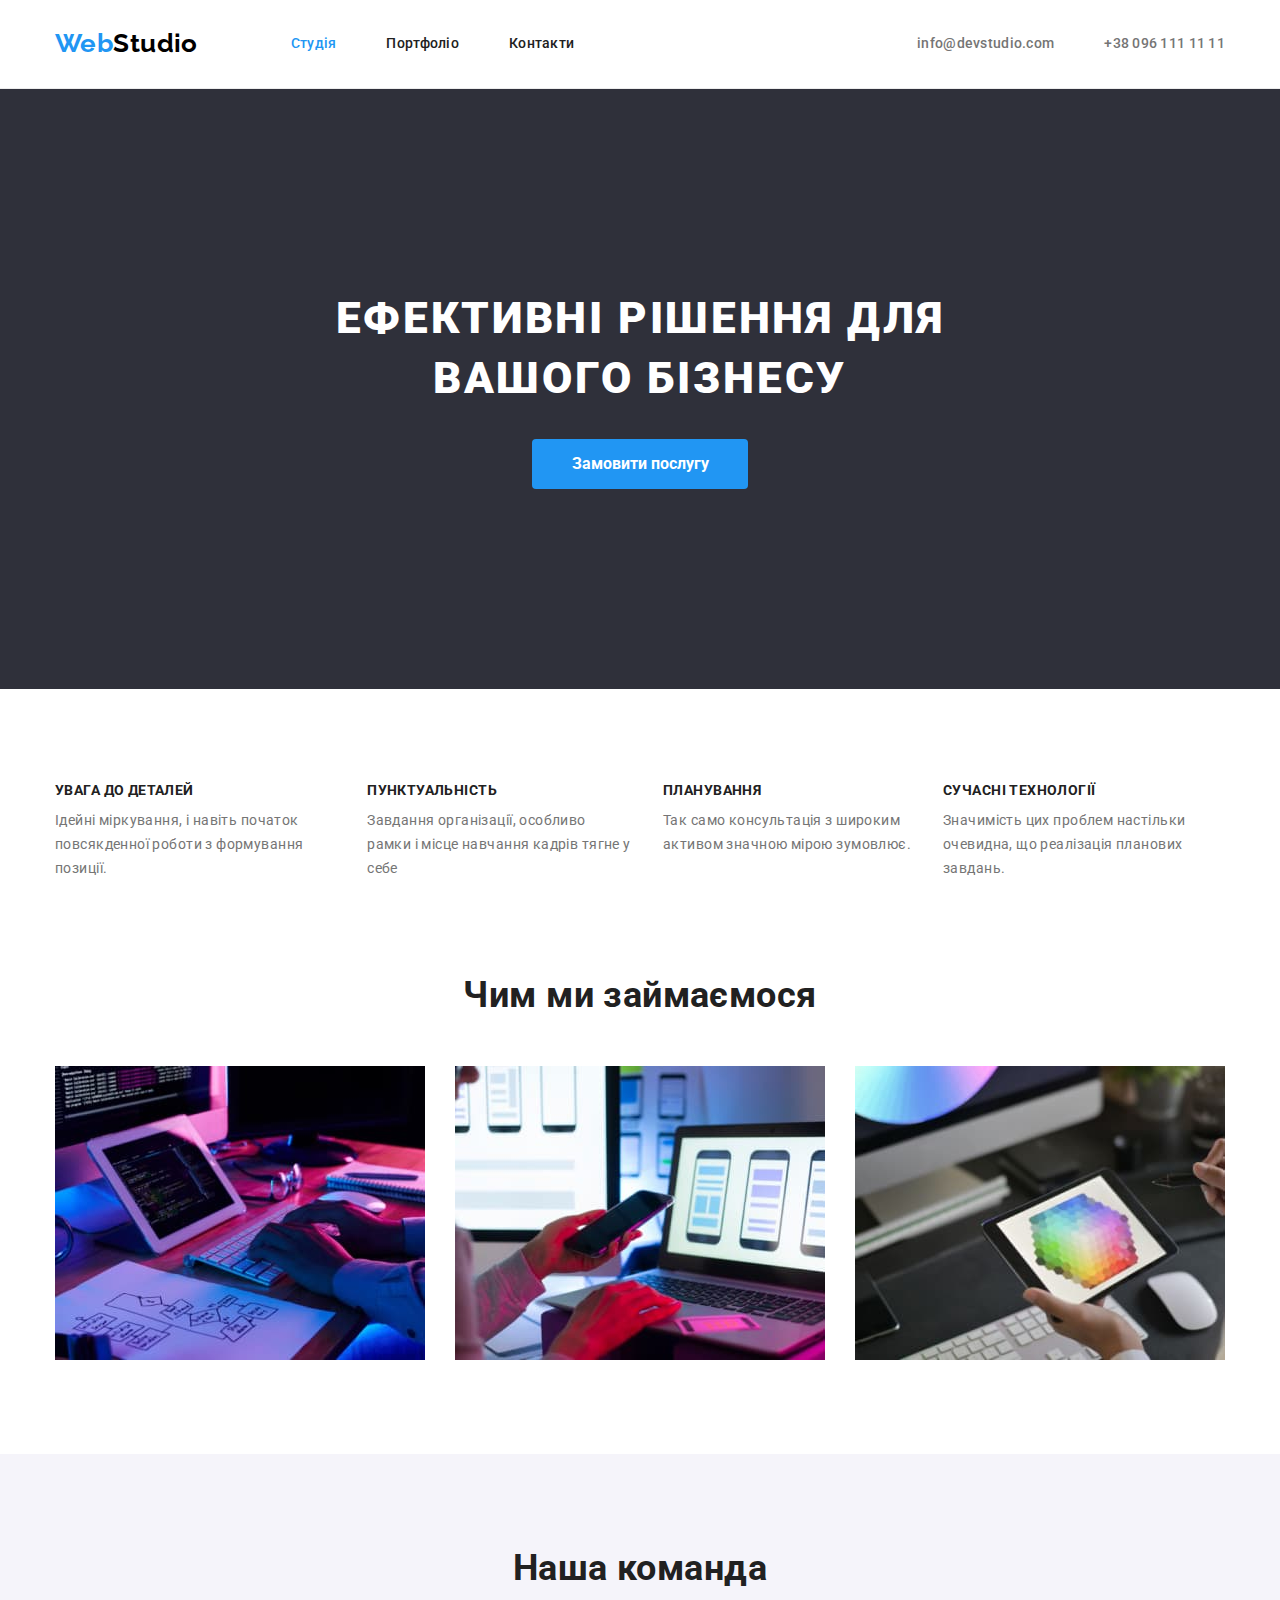
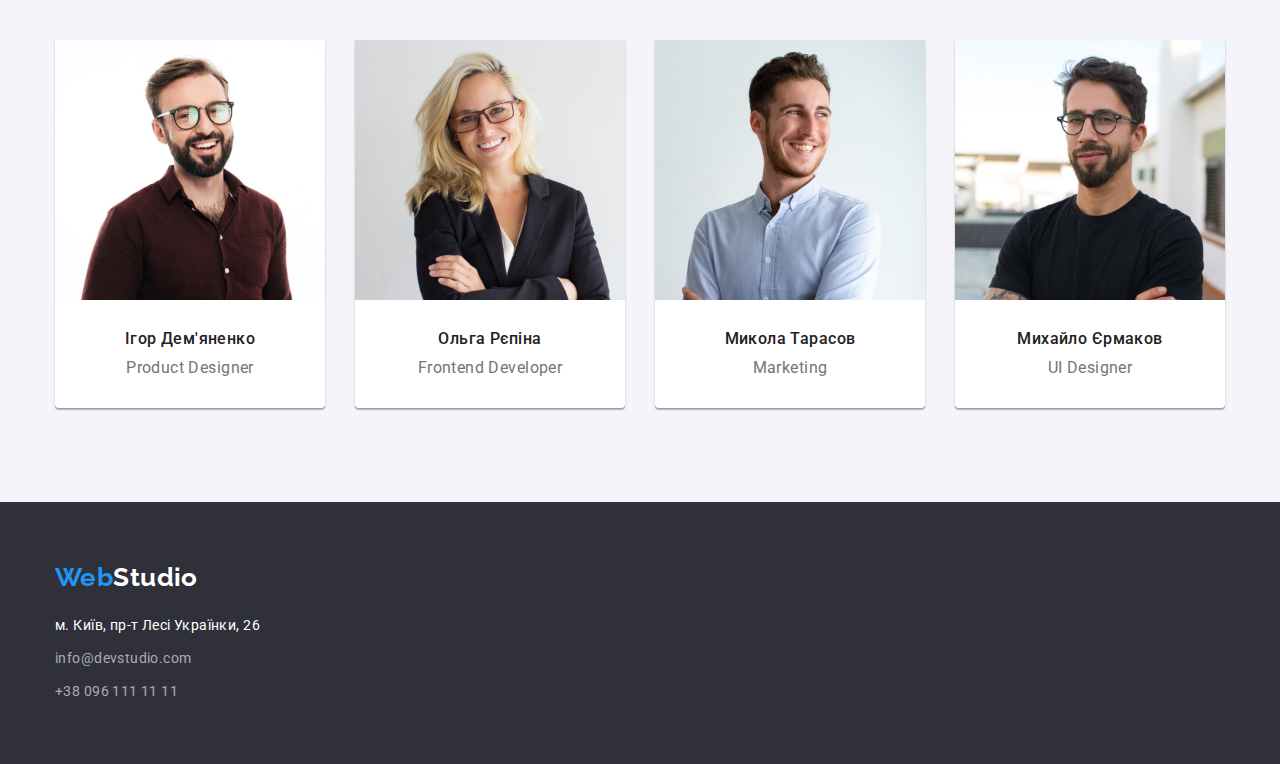
<file: index.html>
<!DOCTYPE html>
<html lang="uk">
  <head>
    <meta charset="UTF-8" />
    <meta http-equiv="X-UA-Compatible" content="IE=edge" />
    <meta name="viewport" content="width=device-width, initial-scale=1.0" />
    <title>WebStudio</title>
    <link rel="preconnect" href="https://fonts.googleapis.com" />
    <link rel="preconnect" href="https://fonts.gstatic.com" crossorigin />
    <link
      href="https://fonts.googleapis.com/css2?family=Raleway:wght@700&family=Roboto:wght@400;500;700;900&display=swap"
      rel="stylesheet"
    />
    <link
      rel="stylesheet"
      href="https://cdnjs.cloudflare.com/ajax/libs/modern-normalize/1.1.0/modern-normalize.min.css"
    />
    <link rel="stylesheet" href="./css/styles.css" />
  </head>

  <!-- Тело страницы -->

  <body>
    <!-- Шапка -->

    <header>
      <div class="search container">
        <h2 style="display: none">навігація</h2>
        <div class="head">
          <a href="#" class="logo-first">Web<span class="logo-second">Studio</span></a>
        </div>

        <nav class="main-nav">
          <ul class="site-nav list">
            <li class="item"><a href="./index.html" class="link current">Студія</a></li>
            <li class="item"><a href="./portfolio.html" class="link">Портфоліо</a></li>
            <li class="item"><a href="#" class="link">Контакти</a></li>
          </ul>
        </nav>

        <ul class="contacts list">
          <li class="item">
            <a href="mailto:info@devstudio.com" class="link-contacts">info@devstudio.com</a>
          </li>
          <li class="item">
            <a href="tel:+380961111111" class="link-contacts">+38 096 111 11 11</a>
          </li>
        </ul>
      </div>
    </header>

    <main>
      <!-- Секция герой -->

      <section class="hero-section">
        <div class="container">
          <h1 class="hero-title">Ефективні рішення для вашого бізнесу</h1>
          <button type="button" class="button">Замовити послугу</button>
        </div>
      </section>

      <!-- Секция особенности -->

      <section class="section">
        <h2 style="display: none">Особливості</h2>
        <div class="container">
          <ul class="feature-list list">
            <li class="item">
              <h3 class="feature-title">увага до деталей</h3>
              <p>Ідейні міркування, і навіть початок повсякденної роботи з формування позиції.</p>
            </li>

            <li class="item">
              <h3 class="feature-title">пунктуальність</h3>
              <p>Завдання організації, особливо рамки і місце навчання кадрів тягне у себе</p>
            </li>

            <li class="item">
              <h3 class="feature-title">планування</h3>
              <p>Так само консультація з широким активом значною мірою зумовлює.</p>
            </li>

            <li class="item">
              <h3 class="feature-title">сучасні технології</h3>
              <p>Значимість цих проблем настільки очевидна, що реалізація планових завдань.</p>
            </li>
          </ul>
        </div>
      </section>

      <!-- Примеры работ -->

      <section class="examples section">
        <div class="container">
          <h2 class="section-title">Чим ми займаємося</h2>
          <ul class="examples-list list">
            <li class="item">
              <img
                src="./images/box1.jpg"
                class="examples-img"
                alt="computer work"
                width="370"
                height="294"
              />
            </li>
            <li class="item">
              <img
                src="./images/box2.jpg"
                class="examples-img"
                alt="work on smartphone"
                width="370"
                height="294"
              />
            </li>
            <li class="item">
              <img
                src="./images/box3.jpg"
                class="examples-img"
                alt="work on tablet"
                width="370"
                height="294"
              />
            </li>
          </ul>
        </div>
      </section>

      <!-- Секция наша команда -->

      <section class="team section">
        <div class="container">
          <h2 class="section-title">Наша команда</h2>
          <ul class="section-team list">
            <li class="item">
              <img
                src="./images/img4.jpg"
                alt="man with glasses"
                width="270"
                height="260"
                class="team-img"
              />
              <div class="team-border">
                <h3 class="author-team">Ігор Дем'яненко</h3>
                <p>Product Designer</p>
              </div>
            </li>

            <li class="item">
              <img
                src="./images/img1.jpg"
                alt="Girl in glasses"
                class="team-img"
                width="270"
                height="260"
              />
              <div class="team-border">
                <h3 class="author-team">Ольга Рєпіна</h3>
                <p>Frontend Developer</p>
              </div>
            </li>

            <li class="item">
              <img
                src="./images/img2.jpg"
                alt="the male"
                class="team-img"
                width="270"
                height="260"
              />
              <div class="team-border">
                <h3 class="author-team">Микола Тарасов</h3>
                <p>Marketing</p>
              </div>
            </li>

            <li class="item">
              <img
                src="./images/img3.jpg"
                alt="man with glasses"
                class="team-img"
                width="270"
                height="260"
              />
              <div class="team-border">
                <h3 class="author-team">Михайло Єрмаков</h3>
                <p>UI Designer</p>
              </div>
            </li>
          </ul>
        </div>
      </section>
    </main>

    <!-- Подвал -->

    <footer>
      <div class="foot container">
        <h2 style="display: none">Зв'язатися з нами</h2>
        <a href="#" class="logo-first">Web<span class="logo-sec">Studio</span></a>

        <address class="address">
          <ul class="address-list list">
            <li class="item">
              <a
                class="address-maps"
                href="https://www.google.com/maps/place/бул.+Леси+Украинки,+26,+Киев,+02000/@50.4265807,30.5383858,17z/data=!3m1!4b1!4m5!3m4!1s0x40d4cf0e033ecbe9:0x57a4dffefec77da0!8m2!3d50.4265807!4d30.5383858"
                target="_blank"
                rel="noopener noreferrer"
                >м. Київ, пр-т Лесі Українки, 26</a
              >
            </li>
            <li class="item">
              <a class="address-nav" href="mailto:info@devstudio.com">info@devstudio.com</a>
            </li>
            <li class="item">
              <a class="address-nav" href="tel:+380961111111">+38 096 111 11 11</a>
            </li>
          </ul>
        </address>
      </div>
    </footer>
  </body>
</html>
</file>
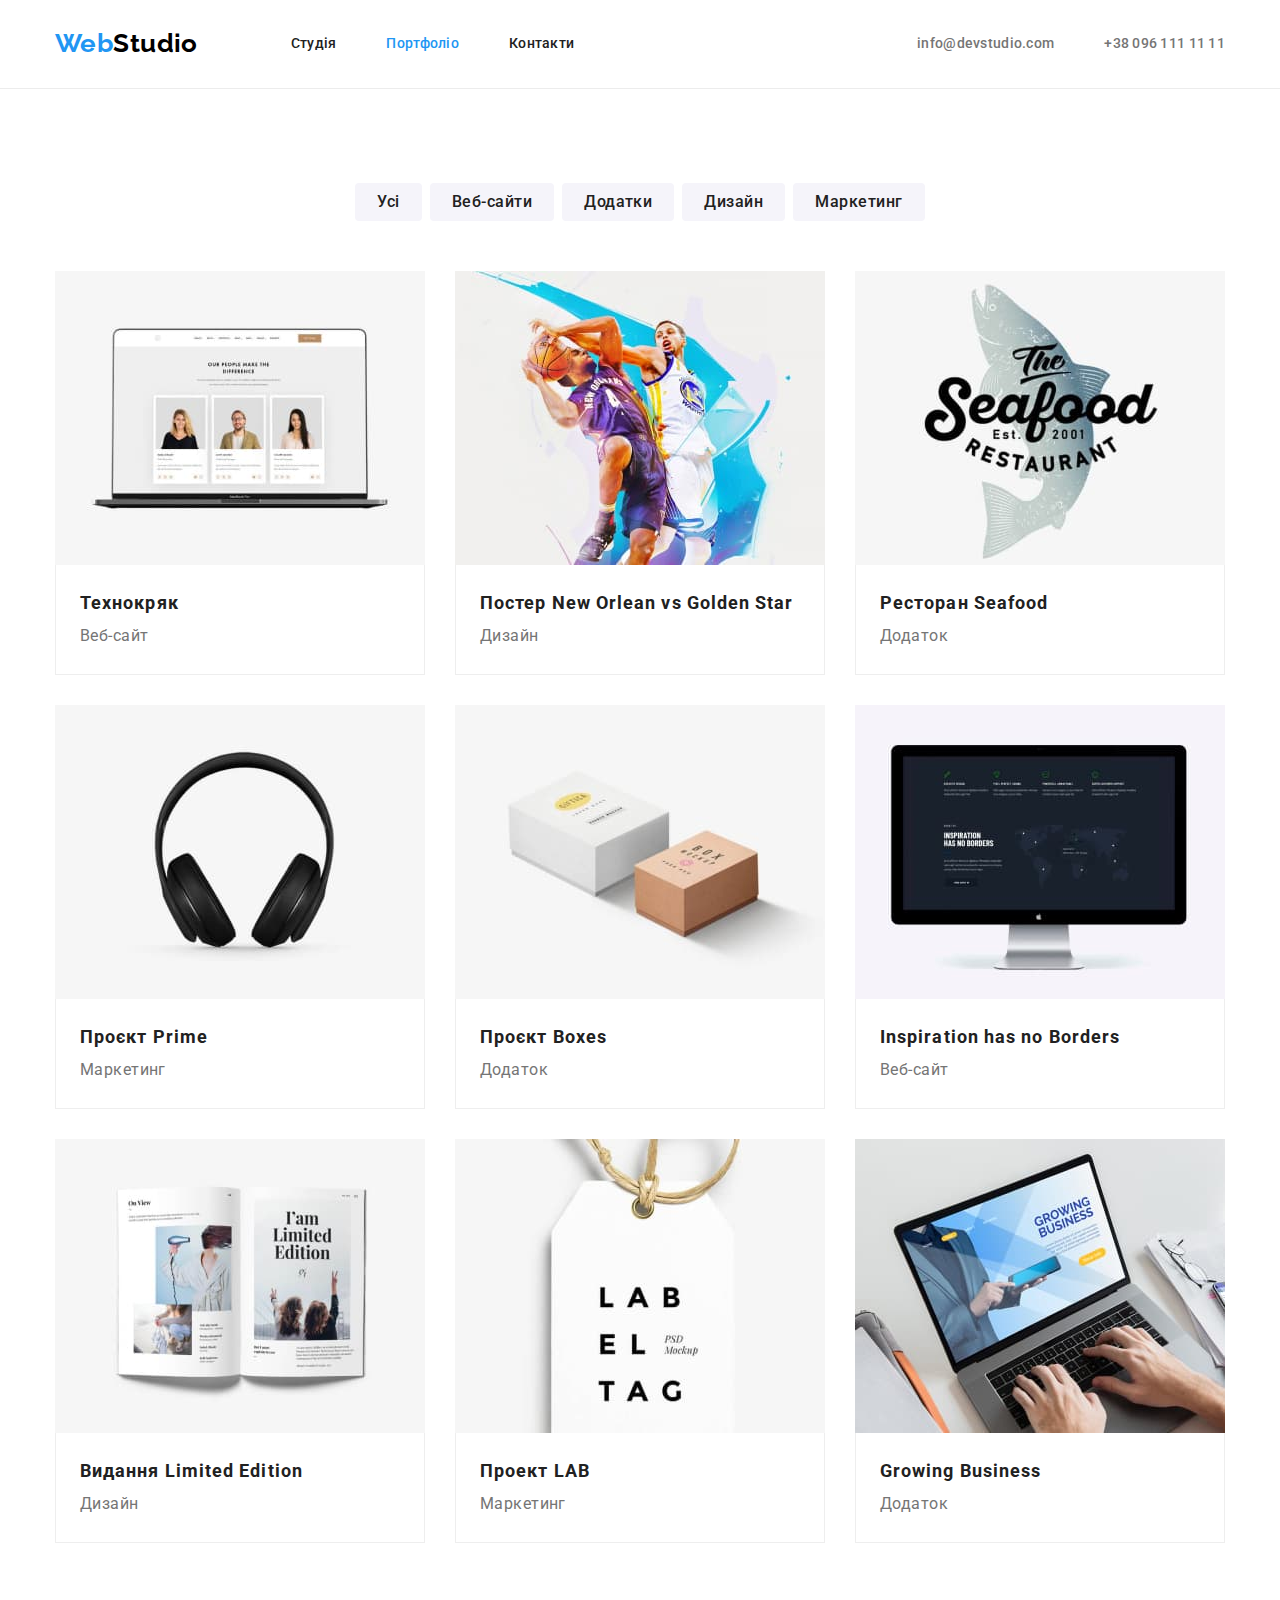
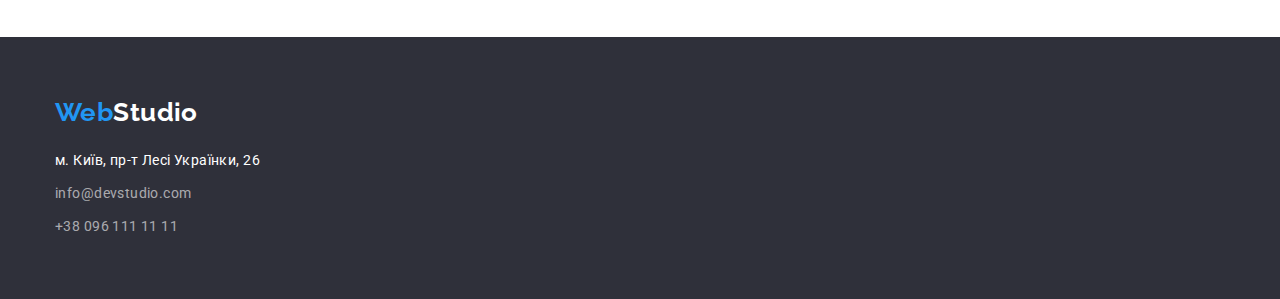
<file: portfolio.html>
<!DOCTYPE html>
<html lang="uk">
  <head>
    <meta charset="UTF-8" />
    <meta http-equiv="X-UA-Compatible" content="IE=edge" />
    <meta name="viewport" content="width=device-width, initial-scale=1.0" />
    <title>Portfolio</title>
    <link rel="preconnect" href="https://fonts.googleapis.com" />
    <link rel="preconnect" href="https://fonts.gstatic.com" crossorigin />
    <link
      href="https://fonts.googleapis.com/css2?family=Raleway:wght@700&family=Roboto:wght@400;500;700;900&display=swap"
      rel="stylesheet"
    />
    <link
      rel="stylesheet"
      href="https://cdnjs.cloudflare.com/ajax/libs/modern-normalize/1.1.0/modern-normalize.min.css"
    />
    <link rel="stylesheet" href="./css/styles.css" />
  </head>
  <body>
    <!-- Шапка -->

    <header>
      <div class="search container">
        <h2 style="display: none">навігація</h2>
        <div class="head">
          <a href="#" class="logo-first">Web<span class="logo-second">Studio</span></a>
        </div>

        <nav class="main-nav">
          <ul class="site-nav list">
            <li class="item"><a href="./index.html" class="link">Студія</a></li>
            <li class="item"><a href="./portfolio.html" class="link current">Портфоліо</a></li>
            <li class="item"><a href="#" class="link">Контакти</a></li>
          </ul>
        </nav>

        <ul class="contacts list">
          <li class="item">
            <a href="mailto:info@devstudio.com" class="link-contacts">info@devstudio.com</a>
          </li>
          <li class="item">
            <a href="tel:+380961111111" class="link-contacts">+38 096 111 11 11</a>
          </li>
        </ul>
      </div>
    </header>

    <main>
      <!-- Фильтр -->

      <section class="section">
        <div class="benefits container">
          <h1 style="display: none">Контент</h1>

          <ul class="filter list">
            <li class="item"><button type="button" class="btn">Усі</button></li>
            <li class="item"><button type="button" class="btn">Веб-сайти</button></li>
            <li class="item"><button type="button" class="btn">Додатки</button></li>
            <li class="item"><button type="button" class="btn">Дизайн</button></li>
            <li class="item"><button type="button" class="btn">Маркетинг</button></li>
          </ul>

          <!-- Галерея -->

          <ul class="gallery">
            <li class="gallery-list list">
              <img src="./images/img13.jpg" class="pic" alt="notebook" width="370" height="294" />
              <div class="gallerry-border">
                <h2 class="gallery-title">Технокряк</h2>
                <p>Веб-сайт</p>
              </div>
            </li>

            <li class="gallery-list list">
              <img
                src="./images/img5.jpg"
                class="pic"
                alt="basketball players"
                width="370"
                height="294"
              />
              <div class="gallerry-border">
                <h2 class="gallery-title">Постер New Orlean vs Golden Star</h2>
                <p>Дизайн</p>
              </div>
            </li>

            <li class="gallery-list list">
              <img
                src="./images/img6.jpg"
                class="pic"
                alt="restaurant logo"
                width="370"
                height="294"
              />
              <div class="gallerry-border">
                <h2 class="gallery-title">Ресторан Seafood</h2>
                <p>Додаток</p>
              </div>
            </li>

            <li class="gallery-list list">
              <img src="./images/img7.jpg" class="pic" alt="headphones" width="370" height="294" />
              <div class="gallerry-border">
                <h2 class="gallery-title">Проєкт Prime</h2>
                <p>Маркетинг</p>
              </div>
            </li>
            <li class="gallery-list list">
              <img src="./images/img8.jpg" class="pic" alt="gift boxes" width="370" height="294" />
              <div class="gallerry-border">
                <h2 class="gallery-title">Проєкт Boxes</h2>
                <p>Додаток</p>
              </div>
            </li>
            <li class="gallery-list list">
              <img src="./images/img9.jpg" class="pic" alt="apple imac" width="370" height="294" />
              <div class="gallerry-border">
                <h2 class="gallery-title">Inspiration has no Borders</h2>
                <p>Веб-сайт</p>
              </div>
            </li>
            <li class="gallery-list list">
              <img src="./images/img10.jpg" class="pic" alt="book" width="370" height="294" />
              <div class="gallerry-border">
                <h2 class="gallery-title">Видання Limited Edition</h2>
                <p>Дизайн</p>
              </div>
            </li>
            <li class="gallery-list list">
              <img src="./images/img11.jpg" class="pic" alt="label" width="370" height="294" />
              <div class="gallerry-border">
                <h2 class="gallery-title">Проект LAB</h2>
                <p>Маркетинг</p>
              </div>
            </li>
            <li class="gallery-list list">
              <img src="./images/img12.jpg" class="pic" alt="notebook" width="370" height="294" />
              <div class="gallerry-border">
                <h2 class="gallery-title">Growing Business</h2>
                <p>Додаток</p>
              </div>
            </li>
          </ul>
        </div>
      </section>
    </main>

    <!-- Подвал -->

    <footer>
      <div class="foot container">
        <h2 style="display: none">Зв'язатися з нами</h2>
        <a href="#" class="logo-first">Web<span class="logo-sec">Studio</span></a>

        <address class="address">
          <ul class="address-list list">
            <li class="item">
              <a
                class="address-maps"
                href="https://www.google.com/maps/place/бул.+Леси+Украинки,+26,+Киев,+02000/@50.4265807,30.5383858,17z/data=!3m1!4b1!4m5!3m4!1s0x40d4cf0e033ecbe9:0x57a4dffefec77da0!8m2!3d50.4265807!4d30.5383858"
                target="_blank"
                rel="noopener noreferrer"
                >м. Київ, пр-т Лесі Українки, 26</a
              >
            </li>
            <li class="item">
              <a class="address-nav" href="mailto:info@devstudio.com">info@devstudio.com</a>
            </li>
            <li class="item">
              <a class="address-nav" href="tel:+380961111111">+38 096 111 11 11</a>
            </li>
          </ul>
        </address>
      </div>
    </footer>
  </body>
</html>
</file>
<file: css/styles.css>
*,
*::before,
*::after {
  box-sizing: border-box;
}

/* ___________________Тело страницы _______________*/

body {
  color: var(--primary-text-color);
  background-color: var(--primary-bg-color);

  font-family: 'roboto', sans-serif;
  letter-spacing: 0.03em;
  font-style: normal;
  font-weight: 400;
  font-size: 14px;
  line-height: 1.71;
}

/* ______________________Утилиты_____________________ */

.list {
  margin: 0;
  padding: 0;

  list-style: none;
}

.container {
  margin-left: auto;
  margin-right: auto;
  padding-left: 15px;
  padding-right: 15px;
  width: 1200px;
}

p,
h1,
h2,
h3,
h4,
h5,
h6 {
  margin-top: 0px;
  margin-bottom: 0px;
}

ul.ol {
  margin-top: 0;
  margin-bottom: 0;
  padding-left: 0;
}

img {
  display: block;
}

.section {
  padding-top: 94px;
  padding-bottom: 94px;
}

:root {
  --primary-text-color: rgba(117, 117, 117, 1);
  --title-text-color: rgba(33, 33, 33, 1);
  --accent-color: rgba(33, 150, 243, 1);
  --primary-bg-color: rgba(255, 255, 255, 1);
}

/*_______________________Button_______________________*/

.button {
  color: var(--primary-bg-color);
  background-color: var(--accent-color);

  padding: 10px 32px;
  min-width: 216px;

  border-radius: 4px;
  border: none;
  cursor: pointer;
  font-family: 'Roboto', sans-serif;
  font-style: normal;
  font-weight: 700;
  font-size: 16px;
  line-height: 1.87;
  text-align: center;
}

.button:hover,
.button:focus {
  color: var(--accent-color);
  background-color: rgba(245, 244, 250, 1);

  border: none;
}

.btn:hover,
.btn:focus {
  color: var(--primary-bg-color);
  background-color: var(--accent-color);

  border: none;
}

.section-title {
  margin-bottom: 50px;

  color: var(--title-text-color);
  font-weight: 700;
  font-size: 36px;
  line-height: 1.16;
  text-align: center;
}

/* _________________________Шапка_______________________ */

header {
  border-bottom: 1px solid rgba(236, 236, 236, 1);
}

.search {
  align-items: center;
  background-color: rgba(255, 255, 255, 1);
  display: flex;
}

.logo-first {
  color: var(--accent-color);
  font-weight: 700;
  font-size: 26px;
  line-height: 1.19;
  text-decoration: none;
  font-family: 'Raleway', sans-serif;
}

.logo-second {
  color: rgba(0, 0, 0, 1);
}

.site-nav {
  display: flex;
  padding: 32px 0px;
  margin-left: 93px;
}

.site-nav .link {
  color: var(--title-text-color);
  text-decoration: none;
  font-weight: 500;
  font-size: 14px;
  line-height: 1.14;
  letter-spacing: 0.02em;
}

.main-nav {
  display: flex;
  align-items: center;
}

.site-nav .item + .item {
  margin-left: 50px;
}

.site-nav,
.link:hover,
.site-nav,
.link:focus {
  color: var(--accent-color);
}

.site-nav .current {
  color: var(--accent-color);
}

/* ___________________Contacts___________________*/

.search .contacts {
  display: flex;
  margin-left: auto;
}

.contacts .item + .item {
  margin-left: 50px;
}

.contacts .link-contacts {
  color: var(--primary-text-color);
  font-weight: 500;
  font-size: 14px;
  line-height: 1.14;
  letter-spacing: 0.02em;
  text-decoration: none;
}

.contacts .link-contacts:hover,
.contacts .link-contacts:focus {
  color: var(--accent-color);
}

/* ____________________Секция герой_______________________*/

.hero-section {
  background-color: rgba(47, 48, 58, 1);
}

.hero-section .section {
  display: flex;
}

.hero-section .container {
  min-height: 600px;
  display: flex;
  flex-direction: column;
  justify-content: center;
  align-items: center;
}

.hero-title {
  margin-bottom: 30px;
  display: block;

  color: rgba(255, 255, 255, 1);
  text-align: center;
  font-weight: 900;
  max-width: 696px;
  font-size: 44px;
  line-height: 1.36;
  letter-spacing: 0.06em;
  text-transform: uppercase;
}

/* ____________________Секция особенности______________________ */

.feature-list {
  display: flex;
}

.feature-list .item + .item {
  margin-left: 30px;
}

.feature-title {
  margin-top: 0;
  margin-bottom: 10px;

  color: var(--title-text-color);
  font-weight: 700;
  font-size: 14px;
  line-height: 1.14;
  text-transform: uppercase;
}

/*-------------------------Примеры работ------------------------*/

.examples {
  padding-top: 0px;
}

.examples-list {
  display: flex;
}

.examples-list .item:not(:last-child) {
  margin-right: 30px;
}

/*_______________________Наша команда_________________________ */

.team {
  background-color: rgba(245, 244, 250, 1);
}

.team-border {
  padding: 30px 10px;
  text-align: center;

  display: flex;
  flex-direction: column;
  justify-content: center;
}

.author-team {
  color: var(--title-text-color);

  margin-bottom: 10px;

  font-weight: 500;
  font-size: 16px;
  line-height: 1.18;
}

.section-team {
  display: flex;

  width: 270px;
  height: 368px;
  font-size: 16px;
  line-height: 1.18;
}

.section-team .item {
  border-radius: 0px 0px 4px 4px;
  background-color: var(--primary-bg-color);
  box-shadow: 0px 1px 3px rgba(0, 0, 0, 0.12), 0px 1px 1px rgba(0, 0, 0, 0.14),
    0px 2px 1px rgba(0, 0, 0, 0.2);
}

.section-team .item + .item {
  margin-left: 30px;
}

/* =======================Подвал============================ */

footer {
  background-color: rgba(47, 48, 58, 1);
}

.foot {
  padding-top: 60px;
  padding-bottom: 60px;
}

.address-list .item:not(:last-child) {
  margin-bottom: 9px;
}

.logo-sec,
.address-maps {
  color: var(--primary-bg-color);

  text-decoration: none;
}

.address {
  font-style: normal;
  margin-top: 20px;
}

.address-maps:hover,
.address-maps:focus {
  color: var(--accent-color);
}

.address-nav {
  color: rgba(255, 255, 255, 0.6);
  text-decoration: none;
}

.address-nav:hover,
.address-nav:focus {
  color: var(--accent-color);
}

/* --------------------PORTFOLIO.CSS-------------------- */

/* Фильтр */

.filter {
  display: flex;
  justify-content: center;
  margin-bottom: 50px;
}

.filter .item:not(:last-child) {
  margin-right: 8px;
}

.btn {
  color: var(--title-text-color);
  background-color: rgba(245, 244, 250, 1);
  border: none;
  cursor: pointer;
  padding: 6px 22px 6px 22px;

  font-family: 'Roboto', sans-serif;
  font-weight: 500;
  font-size: 16px;
  line-height: 1.62;
  letter-spacing: 0.03em;
  border-radius: 4px;
}

.btn:hover,
.btn:focus {
  color: var(--primary-bg-color);
  background-color: var(--accent-color);

  border: none;
}

/* _____________________Галерея___________________ */

.gallery {
  margin-top: 0px;
  margin-bottom: 0px;

  padding: 0px;
  display: flex;
  flex-wrap: wrap;
}

.gallerry-border {
  padding: 20px 24px 20px 24px;

  height: 110px;
  border: 1px solid rgba(238, 238, 238, 1);
  border-top: none;
}

.gallery-list {
  margin-right: 30px;
  margin-bottom: 30px;

  font-size: 16px;
  line-height: 1.87;
}

.gallery-list:nth-child(3n) {
  margin-right: 0px;
}

.gallery-list:nth-last-child(-n + 3) {
  margin-bottom: 0px;
}

.gallery-title {
  color: var(--title-text-color);

  margin-top: 0px;
  margin-bottom: 0px;
  padding: 0px;

  font-weight: 700;
  font-size: 18px;
  line-height: 2;
  letter-spacing: 0.06em;
}
</file>
